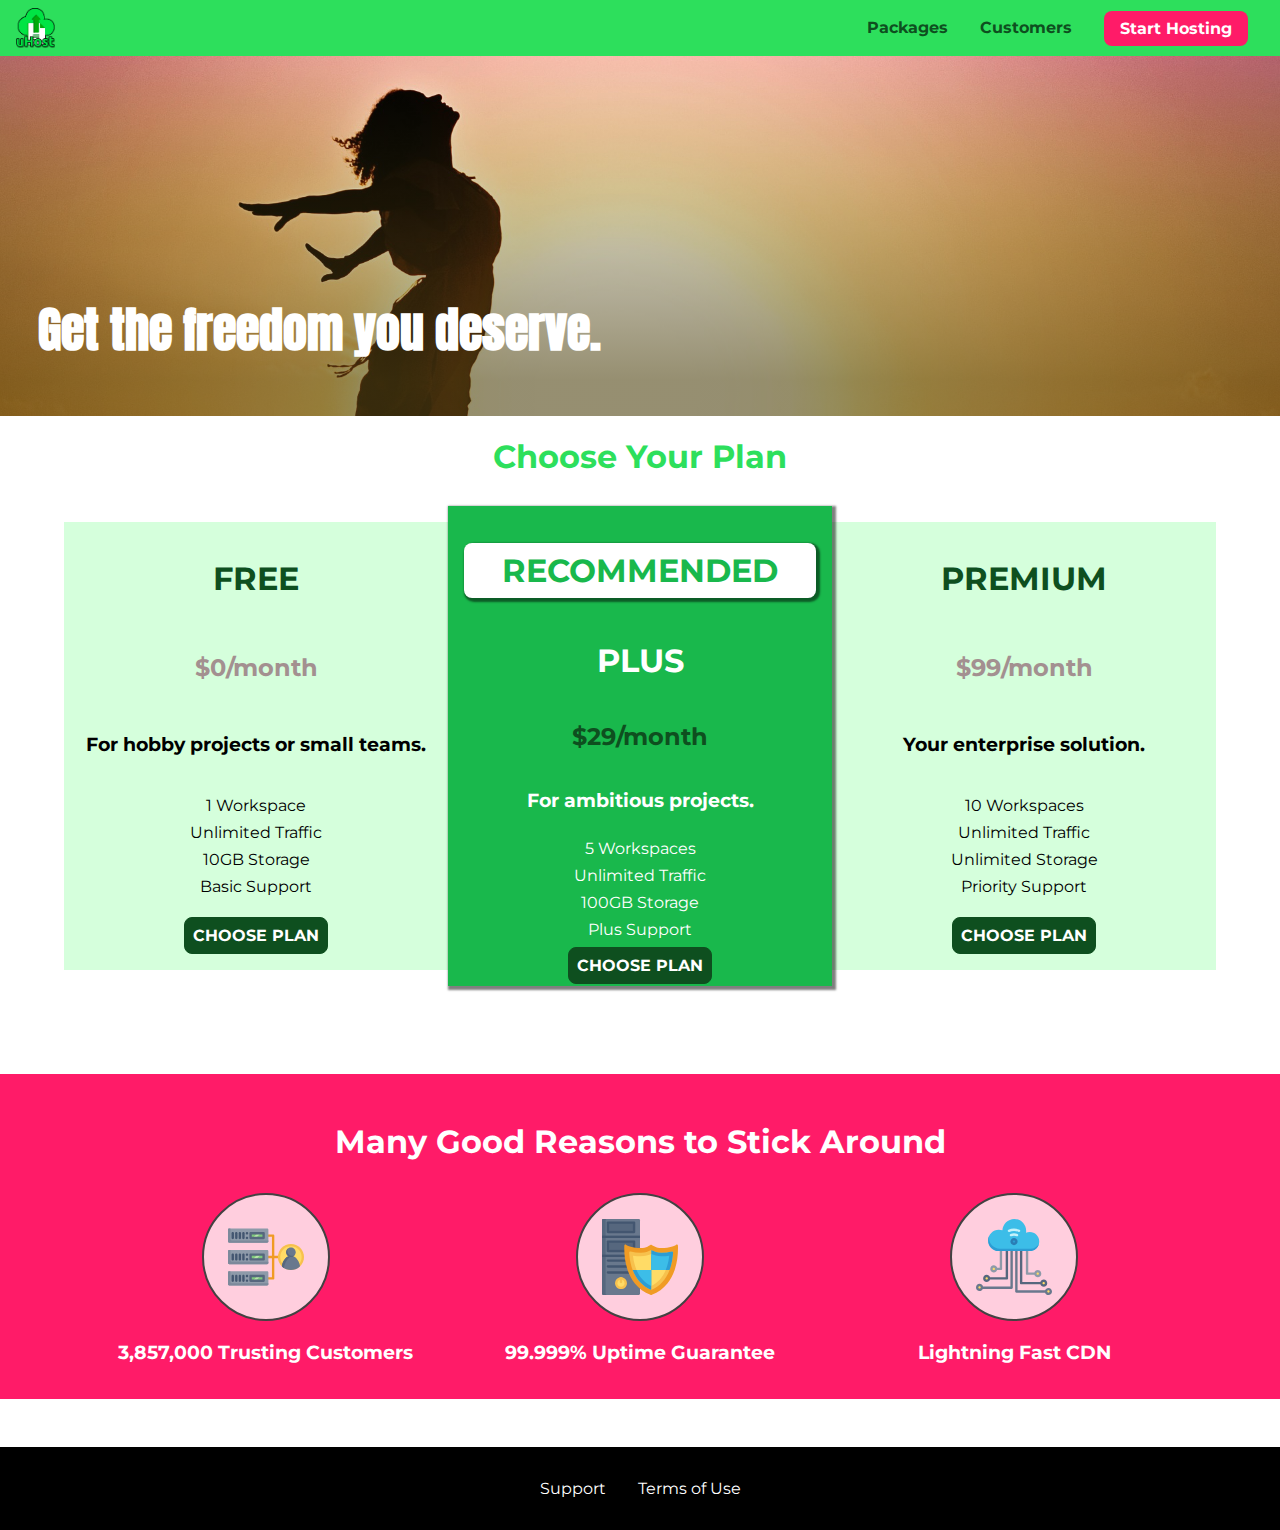
<file: index.html>
<!DOCTYPE html>
<html lang="en">

<head>
    <meta charset="UTF-8">
    <meta http-equiv="X-UA-Compatible" content="ie=edge">
    <meta name="viewport" content="width=device-width, initial-scale=1.0">
    <title>uHost</title>
    <link rel="shortcut icon" href="favicon.png">
    <link href="https://fonts.googleapis.com/css?family=Anton" rel="stylesheet">
    <link href="https://fonts.googleapis.com/css?family=Montserrat:400,700" rel="stylesheet">
    <link rel="stylesheet" href="shared.css">
    <link rel="stylesheet" href="main.css">    
</head>

<body>
    <div class="backdrop"></div>
    <div class="modal">
        <h1 class="modal__title">Do you want to continue?</h1>
        <div class="modal__actions">
            <a href="start-hosting/index.html" class="modal__action">Yes!</a>
            <button class="modal__action modal__action--negative" type="button">No!</button>
        </div>
    </div>
    <header class="main-header">
        <div>
            <button class="toggle-button">
                <span class="toggle-button__bar"></span>
                <span class="toggle-button__bar"></span>
                <span class="toggle-button__bar"></span>
            </button>
            <a href="index.html" class="main-header__brand">
                <img src="images/uhost-icon.png" alt="uHost - your favorite hosting company">
            </a>
        </div> 
        <nav class="main-nav">
            <ul class="main-nav__items">
                <li class="main-nav__item">
                    <a href="packages/index.html">Packages</a>
                </li>
                <li class="main-nav__item">
                    <a href="customers/index.html">Customers</a>
                </li>
                <li class="main-nav__item main-nav__item--cta">
                    <a href="start-hosting/index.html">Start Hosting</a>
                </li>
            </ul>
        </nav>
    </header>
    <nav class="mobile-nav">
        <ul class="mobile-nav__items">
            <li class="mobile-nav__item">
                <a href="packages/index.html">Packages</a>
            </li>
            <li class="mobile-nav__item">
                <a href="customers/index.html">Customers</a>
            </li>
            <li class="mobile-nav__item mobile-nav__item--cta">
                <a href="start-hosting/index.html">Start Hosting</a>
            </li>
        </ul>
    </nav>
    <main>
        <section id="product-overview">
            <h1>Get the freedom you deserve.</h1>
        </section>
        <section id="plans">
            <h1 class="section-title">Choose Your Plan</h1>
            <div class="plan__list">
                <article class="plan">
                    <h1 class="plan__title">FREE</h1>
                    <h2 class="plan__price">$0/month</h2>
                    <h3>For hobby projects or small teams.</h3>
                    <ul class="plan__features">
                        <li class="plan__feature">1 Workspace</li>
                        <li class="plan__feature">Unlimited Traffic</li>
                        <li class="plan__feature">10GB Storage</li>
                        <li class="plan__feature">Basic Support</li>
                    </ul>
                    <div>
                        <button class="button">CHOOSE PLAN</button>
                    </div>
                </article>
                <article class="plan plan--highlighted">
                    <h1 class="plan__annotation">RECOMMENDED</h1>
                    <h1 class="plan__title">PLUS</h1>
                    <h2 class="plan__price">$29/month</h2>
                    <h3>For ambitious projects.</h3>
                    <ul class="plan__features">
                        <li class="plan__feature">5 Workspaces</li>
                        <li class="plan__feature">Unlimited Traffic</li>
                        <li class="plan__feature">100GB Storage</li>
                        <li class="plan__feature">Plus Support</li>
                    </ul>
                    <div>
                        <button class="button">CHOOSE PLAN</button>
                    </div>
                </article>
                <article class="plan">
                    <h1 class="plan__title">PREMIUM</h1>
                    <h2 class="plan__price">$99/month</h2>
                    <h3>Your enterprise solution.</h3>
                    <ul class="plan__features">
                        <li class="plan__feature">10 Workspaces</li>
                        <li class="plan__feature">Unlimited Traffic</li>
                        <li class="plan__feature">Unlimited Storage</li>
                        <li class="plan__feature">Priority Support</li>
                    </ul>
                    <div>
                        <button class="button">CHOOSE PLAN</button>
                    </div>
                </article>
            </div>
        </section>
        <section id="key-features">
            <h1 class="section-title">Many Good Reasons to Stick Around</h1>
            <ul class="key-feature__list">
                <li class="key-feature">
                    <div class="key-feature__image">
                        <svg viewBox="0 0 512 512">
                            <path style="fill:#F09B24;" d="M344,248h-32V112c0-4.418-3.582-8-8-8h-40c-4.418,0-8,3.582-8,8s3.582,8,8,8h32v128h-32  c-4.418,0-8,3.582-8,8s3.582,8,8,8h32v128h-32c-4.418,0-8,3.582-8,8s3.582,8,8,8h40c4.418,0,8-3.582,8-8V264h32c4.418,0,8-3.582,8-8  S348.418,248,344,248z"
                            />
                            <path style="fill:#8E9AA9;" d="M264,64H8c-4.418,0-8,3.582-8,8v80c0,4.418,3.582,8,8,8h256c4.418,0,8-3.582,8-8V72  C272,67.582,268.418,64,264,64z"
                            />
                            <path style="fill:#7C899B;" d="M24,144c-4.418,0-8-3.582-8-8V64H8c-4.418,0-8,3.582-8,8v80c0,4.418,3.582,8,8,8h256  c4.418,0,8-3.582,8-8v-8H24z"
                            />
                            <rect x="152" y="96" style="fill:#B8E3A8;" width="88" height="32" />
                            <g>
                                <polygon style="fill:#7EC97D;" points="152,96 152,128 166,128 198,96  " />
                                <polygon style="fill:#7EC97D;" points="220,96 188,128 240,128 240,96  " />
                            </g>
                            <path style="fill:#56677E;" d="M240,136h-88c-4.418,0-8-3.582-8-8V96c0-4.418,3.582-8,8-8h88c4.418,0,8,3.582,8,8v32  C248,132.418,244.418,136,240,136z M160,120h72v-16h-72V120z"
                            />
                            <g>
                                <path style="fill:#435670;" d="M32,136c-4.418,0-8-3.582-8-8V96c0-4.418,3.582-8,8-8s8,3.582,8,8v32C40,132.418,36.418,136,32,136z   "
                                />
                                <path style="fill:#435670;" d="M56,136c-4.418,0-8-3.582-8-8V96c0-4.418,3.582-8,8-8s8,3.582,8,8v32C64,132.418,60.418,136,56,136z   "
                                />
                                <path style="fill:#435670;" d="M80,136c-4.418,0-8-3.582-8-8V96c0-4.418,3.582-8,8-8s8,3.582,8,8v32C88,132.418,84.418,136,80,136z   "
                                />
                                <path style="fill:#435670;" d="M104,136c-4.418,0-8-3.582-8-8V96c0-4.418,3.582-8,8-8s8,3.582,8,8v32   C112,132.418,108.418,136,104,136z"
                                />
                                <path style="fill:#435670;" d="M128,105c-4.418,0-8-3.582-8-8v-1c0-4.418,3.582-8,8-8s8,3.582,8,8v1   C136,101.418,132.418,105,128,105z"
                                />
                                <path style="fill:#435670;" d="M128,136c-4.418,0-8-3.582-8-8v-1c0-4.418,3.582-8,8-8s8,3.582,8,8v1   C136,132.418,132.418,136,128,136z"
                                />
                            </g>
                            <path style="fill:#8E9AA9;" d="M264,208H8c-4.418,0-8,3.582-8,8v80c0,4.418,3.582,8,8,8h256c4.418,0,8-3.582,8-8v-80  C272,211.582,268.418,208,264,208z"
                            />
                            <path style="fill:#7C899B;" d="M24,288c-4.418,0-8-3.582-8-8v-72H8c-4.418,0-8,3.582-8,8v80c0,4.418,3.582,8,8,8h256  c4.418,0,8-3.582,8-8v-8H24z"
                            />
                            <rect x="152" y="240" style="fill:#B8E3A8;" width="88" height="32" />
                            <g>
                                <polygon style="fill:#7EC97D;" points="152,240 152,272 166,272 198,240  " />
                                <polygon style="fill:#7EC97D;" points="220,240 188,272 240,272 240,240  " />
                            </g>
                            <path style="fill:#56677E;" d="M240,280h-88c-4.418,0-8-3.582-8-8v-32c0-4.418,3.582-8,8-8h88c4.418,0,8,3.582,8,8v32  C248,276.418,244.418,280,240,280z M160,264h72v-16h-72V264z"
                            />
                            <g>
                                <path style="fill:#435670;" d="M32,280c-4.418,0-8-3.582-8-8v-32c0-4.418,3.582-8,8-8s8,3.582,8,8v32C40,276.418,36.418,280,32,280   z"
                                />
                                <path style="fill:#435670;" d="M56,280c-4.418,0-8-3.582-8-8v-32c0-4.418,3.582-8,8-8s8,3.582,8,8v32C64,276.418,60.418,280,56,280   z"
                                />
                                <path style="fill:#435670;" d="M80,280c-4.418,0-8-3.582-8-8v-32c0-4.418,3.582-8,8-8s8,3.582,8,8v32C88,276.418,84.418,280,80,280   z"
                                />
                                <path style="fill:#435670;" d="M104,280c-4.418,0-8-3.582-8-8v-32c0-4.418,3.582-8,8-8s8,3.582,8,8v32   C112,276.418,108.418,280,104,280z"
                                />
                                <path style="fill:#435670;" d="M128,249c-4.418,0-8-3.582-8-8v-1c0-4.418,3.582-8,8-8s8,3.582,8,8v1   C136,245.418,132.418,249,128,249z"
                                />
                                <path style="fill:#435670;" d="M128,280c-4.418,0-8-3.582-8-8v-1c0-4.418,3.582-8,8-8s8,3.582,8,8v1   C136,276.418,132.418,280,128,280z"
                                />
                            </g>
                            <path style="fill:#8E9AA9;" d="M264,352H8c-4.418,0-8,3.582-8,8v80c0,4.418,3.582,8,8,8h256c4.418,0,8-3.582,8-8v-80  C272,355.582,268.418,352,264,352z"
                            />
                            <path style="fill:#7C899B;" d="M24,432c-4.418,0-8-3.582-8-8v-72H8c-4.418,0-8,3.582-8,8v80c0,4.418,3.582,8,8,8h256  c4.418,0,8-3.582,8-8v-8H24z"
                            />
                            <rect x="152" y="384" style="fill:#B8E3A8;" width="88" height="32" />
                            <g>
                                <polygon style="fill:#7EC97D;" points="152,384 152,416 166,416 198,384  " />
                                <polygon style="fill:#7EC97D;" points="220,384 188,416 240,416 240,384  " />
                            </g>
                            <path style="fill:#56677E;" d="M240,424h-88c-4.418,0-8-3.582-8-8v-32c0-4.418,3.582-8,8-8h88c4.418,0,8,3.582,8,8v32  C248,420.418,244.418,424,240,424z M160,408h72v-16h-72V408z"
                            />
                            <g>
                                <path style="fill:#435670;" d="M32,424c-4.418,0-8-3.582-8-8v-32c0-4.418,3.582-8,8-8s8,3.582,8,8v32C40,420.418,36.418,424,32,424   z"
                                />
                                <path style="fill:#435670;" d="M56,424c-4.418,0-8-3.582-8-8v-32c0-4.418,3.582-8,8-8s8,3.582,8,8v32C64,420.418,60.418,424,56,424   z"
                                />
                                <path style="fill:#435670;" d="M80,424c-4.418,0-8-3.582-8-8v-32c0-4.418,3.582-8,8-8s8,3.582,8,8v32C88,420.418,84.418,424,80,424   z"
                                />
                                <path style="fill:#435670;" d="M104,424c-4.418,0-8-3.582-8-8v-32c0-4.418,3.582-8,8-8s8,3.582,8,8v32   C112,420.418,108.418,424,104,424z"
                                />
                                <path style="fill:#435670;" d="M128,393c-4.418,0-8-3.582-8-8v-1c0-4.418,3.582-8,8-8s8,3.582,8,8v1   C136,389.418,132.418,393,128,393z"
                                />
                                <path style="fill:#435670;" d="M128,424c-4.418,0-8-3.582-8-8v-1c0-4.418,3.582-8,8-8s8,3.582,8,8v1   C136,420.418,132.418,424,128,424z"
                                />
                            </g>
                            <path style="fill:#F7C14D;" d="M424,168c-48.523,0-88,39.477-88,88s39.477,88,88,88s88-39.477,88-88S472.523,168,424,168z" />
                            <path style="fill:#FFDB66;" d="M424,184c-39.701,0-72,32.299-72,72s32.299,72,72,72s72-32.299,72-72S463.701,184,424,184z" />
                            <path style="fill:#69788D;" d="M484.893,314.16C476.393,274.588,451.922,248,424,248s-52.393,26.588-60.893,66.16  c-0.605,2.82,0.354,5.749,2.511,7.664C381.731,336.124,402.465,344,424,344s42.269-7.876,58.381-22.176  C484.539,319.909,485.498,316.98,484.893,314.16z"
                            />
                            <path style="fill:#56677E;" d="M434.053,249.171C430.768,248.403,427.411,248,424,248c-27.922,0-52.393,26.588-60.893,66.16  c-0.605,2.82,0.354,5.749,2.511,7.664c3.383,3.002,6.979,5.703,10.734,8.125C384.904,286.243,407.373,255.378,434.053,249.171z"
                            />
                            <path style="fill:#69788D;" d="M424,192c-17.645,0-32,14.355-32,32s14.355,32,32,32s32-14.355,32-32S441.645,192,424,192z" />
                            <path style="fill:#56677E;" d="M432,248c-17.645,0-32-14.355-32-32c0-6.783,2.128-13.076,5.742-18.258  C397.444,203.53,392,213.138,392,224c0,17.645,14.355,32,32,32c10.862,0,20.471-5.444,26.258-13.742  C445.076,245.872,438.783,248,432,248z"
                            />

                        </svg>
  
                    </div>
                    <p class="key-feature__description">3,857,000 Trusting Customers</p>
                </li>
                <li class="key-feature">
                    <div class="key-feature__image">
                        <svg viewBox="0 0 512 512">
                            <path style="fill:#69788D;" d="M248,0H8C3.582,0,0,3.582,0,8v496c0,4.418,3.582,8,8,8h240c4.418,0,8-3.582,8-8V8  C256,3.582,252.418,0,248,0z"
                            />
                            <path style="fill:#56677E;" d="M24,504V8c0-4.418,3.582-8,8-8H8C3.582,0,0,3.582,0,8v496c0,4.418,3.582,8,8,8h24  C27.582,512,24,508.418,24,504z"
                            />
                            <g>
                                <rect x="0" y="112" style="fill:#435670;" width="256" height="16" />
                                <rect x="0" y="240" style="fill:#435670;" width="256" height="16" />
                            </g>
                            <path style="fill:#F7C14D;" d="M128,392c-22.056,0-40,17.944-40,40s17.944,40,40,40s40-17.944,40-40S150.056,392,128,392z" />
                            <path style="fill:#FFDB66;" d="M128,408c-13.233,0-24,10.767-24,24s10.767,24,24,24s24-10.767,24-24S141.233,408,128,408z" />
                            <path style="fill:#F7C14D;" d="M128,392c-2.739,0-5.414,0.278-8,0.805V424c0,4.418,3.582,8,8,8c4.418,0,8-3.582,8-8v-31.195  C133.414,392.278,130.739,392,128,392z"
                            />
                            <g>
                                <path style="fill:#435670;" d="M216,288H40c-4.418,0-8-3.582-8-8s3.582-8,8-8h176c4.418,0,8,3.582,8,8S220.418,288,216,288z"
                                />
                                <path style="fill:#435670;" d="M216,328H40c-4.418,0-8-3.582-8-8s3.582-8,8-8h176c4.418,0,8,3.582,8,8S220.418,328,216,328z"
                                />
                                <path style="fill:#435670;" d="M216,368H40c-4.418,0-8-3.582-8-8s3.582-8,8-8h176c4.418,0,8,3.582,8,8S220.418,368,216,368z"
                                />
                                <path style="fill:#435670;" d="M216,16H40c-4.418,0-8,3.582-8,8v64c0,4.418,3.582,8,8,8h176c4.418,0,8-3.582,8-8V24   C224,19.582,220.418,16,216,16z"
                                />
                            </g>
                            <rect x="48" y="32" style="fill:#56677E;" width="160" height="48" />
                            <path style="fill:#435670;" d="M216,144H40c-4.418,0-8,3.582-8,8v64c0,4.418,3.582,8,8,8h176c4.418,0,8-3.582,8-8v-64  C224,147.582,220.418,144,216,144z"
                            />
                            <rect x="48" y="160" style="fill:#56677E;" width="160" height="48" />
                            <path style="fill:#F09B24;" d="M511.747,180.237c-0.194-6.537-8.107-10.107-13.135-5.894c-5.6,4.693-42.904,21.282-98.514,21.282  c-33.45,0-64.625-20.999-64.929-21.206c-2.9-1.991-6.764-1.85-9.512,0.346c-2.677,2.135-27.201,20.86-63.793,20.86  c-55.607,0-92.914-16.589-98.515-21.282c-5.028-4.211-12.941-0.645-13.135,5.894c-1.634,54.834,4.655,105.941,18.693,151.903  c12.096,39.604,29.759,74.047,52.497,102.373c27.538,34.304,62.743,59.882,104.66,76.045c3.069,1.918,6.757,1.921,9.83,0  c41.917-16.163,77.122-41.741,104.66-76.045c22.738-28.326,40.401-62.77,52.497-102.373  C507.092,286.179,513.381,235.071,511.747,180.237z"
                            />
                            <path style="fill:#F7C14D;" d="M476.21,221.226c-1.953-1.631-4.568-2.235-7.036-1.628c-21.686,5.327-44.926,8.028-69.075,8.028  c-25.926,0-49.633-8.975-64.955-16.504c-2.307-1.134-5.016-1.091-7.284,0.116c-14.059,7.477-36.919,16.388-65.994,16.388  c-24.153,0-47.394-2.701-69.075-8.028c-5.155-1.268-10.221,2.966-9.894,8.261c2.077,33.693,7.668,65.635,16.616,94.935  c22.774,74.565,66.139,126.334,128.888,153.868c2.032,0.891,4.397,0.891,6.43,0c61.777-27.107,104.716-78.876,127.62-153.868  c8.948-29.3,14.539-61.241,16.616-94.935C479.224,225.319,478.163,222.856,476.21,221.226z"
                            />
                            <path style="fill:#FFDB66;" d="M331.609,451.727c-52.604-25.289-89.304-70.987-109.144-135.944  c-6.532-21.39-11.162-44.336-13.82-68.447c17.133,2.852,34.952,4.291,53.22,4.291c29.394,0,53.376-7.793,69.978-15.561  c17.44,7.736,41.656,15.561,68.256,15.561c18.267,0,36.085-1.439,53.219-4.291c-2.659,24.112-7.288,47.06-13.82,68.448  C419.545,381.108,383.27,426.805,331.609,451.727z"
                            />
                            <g>
                                <path style="fill:#2C9DD4;" d="M479.066,227.858c0.157-2.539-0.903-5.002-2.856-6.633s-4.568-2.235-7.036-1.628   c-21.686,5.327-44.926,8.028-69.075,8.028c-25.926,0-49.633-8.975-64.955-16.504c-1.057-0.52-2.2-0.78-3.345-0.806l-0.072,133.351   h123.601c2.556-6.746,4.933-13.702,7.123-20.874C471.398,293.493,476.989,261.552,479.066,227.858z"
                                />
                                <path style="fill:#2C9DD4;" d="M206.658,343.667c24.153,63.42,65.028,108.108,121.743,132.995c1.031,0.452,2.147,0.673,3.263,0.666   l0.063-133.661H206.658z"
                                />
                            </g>
                            <g>
                                <path style="fill:#3CBDE8;" d="M439.497,315.783c6.532-21.389,11.161-44.336,13.82-68.448c-17.134,2.852-34.952,4.291-53.219,4.291   c-26.6,0-50.815-7.824-68.256-15.561l-0.116,107.601h97.758C433.179,334.807,436.524,325.518,439.497,315.783z"
                                />
                                <path style="fill:#3CBDE8;" d="M232.523,343.667c21.144,50.298,54.363,86.56,99.087,108.06l0.117-108.06H232.523z" />
                            </g>
                        </svg>
  
                    </div>
                    <p class="key-feature__description">99.999% Uptime Guarantee</p>
                </li>
                <li class="key-feature">
                    <div class="key-feature__image">
                        <svg viewBox="0 0 512 512">
                            <path style="fill:#8E9AA9;" d="M168,200c-4.418,0-8,3.582-8,8v120h-17.376c-3.302-9.311-12.194-16-22.624-16  c-13.234,0-24,10.767-24,24s10.766,24,24,24c10.429,0,19.321-6.689,22.624-16H168c4.418,0,8-3.582,8-8V208  C176,203.582,172.418,200,168,200z"
                            />
                            <path style="fill:#FFDB66;" d="M120,328c-4.411,0-8,3.589-8,8s3.589,8,8,8s8-3.589,8-8S124.411,328,120,328z" />
                            <path style="fill:#56677E;" d="M208,200c-4.418,0-8,3.582-8,8v184H94.624C91.322,382.689,82.43,376,72,376  c-13.234,0-24,10.767-24,24s10.766,24,24,24c10.429,0,19.321-6.689,22.624-16H208c4.418,0,8-3.582,8-8V208  C216,203.582,212.418,200,208,200z"
                            />
                            <path style="fill:#FFDB66;" d="M72,392c-4.411,0-8,3.589-8,8s3.589,8,8,8s8-3.589,8-8S76.411,392,72,392z" />
                            <path style="fill:#69788D;" d="M240,208c-4.418,0-8,3.582-8,8v239H47.24c-2.671-10.34-12.078-18-23.24-18c-13.234,0-24,10.767-24,24  s10.766,24,24,24c9.666,0,18.009-5.747,21.809-14H240c4.418,0,8-3.582,8-8V216C248,211.582,244.418,208,240,208z"
                            />
                            <path style="fill:#FFDB66;" d="M24,453c-4.411,0-8,3.589-8,8s3.589,8,8,8s8-3.589,8-8S28.411,453,24,453z" />
                            <path style="fill:#69788D;" d="M488,464c-10.429,0-19.321,6.689-22.624,16H280V208c0-4.418-3.582-8-8-8s-8,3.582-8,8v280  c0,4.418,3.582,8,8,8h193.376c3.302,9.311,12.194,16,22.624,16c13.234,0,24-10.767,24-24S501.234,464,488,464z"
                            />
                            <path style="fill:#FFDB66;" d="M488,480c-4.411,0-8,3.589-8,8s3.589,8,8,8s8-3.589,8-8S492.411,480,488,480z" />
                            <path style="fill:#56677E;" d="M456,408c-10.429,0-19.321,6.689-22.624,16H312V208c0-4.418-3.582-8-8-8s-8,3.582-8,8v224  c0,4.418,3.582,8,8,8h129.376c3.302,9.311,12.194,16,22.624,16c13.234,0,24-10.767,24-24S469.234,408,456,408z"
                            />
                            <path style="fill:#FFDB66;" d="M456,424c-4.411,0-8,3.589-8,8s3.589,8,8,8s8-3.589,8-8S460.411,424,456,424z" />
                            <path style="fill:#8E9AA9;" d="M416,344c-10.429,0-19.321,6.689-22.624,16H352V208c0-4.418-3.582-8-8-8s-8,3.582-8,8v160  c0,4.418,3.582,8,8,8h49.376c3.302,9.311,12.194,16,22.624,16c13.234,0,24-10.767,24-24S429.234,344,416,344z"
                            />
                            <path style="fill:#FFDB66;" d="M416,360c-4.411,0-8,3.589-8,8s3.589,8,8,8s8-3.589,8-8S420.411,360,416,360z" />
                            <path style="fill:#3CBDE8;" d="M362,88c-8.741,0-17.231,1.751-25.06,5.085C337.646,88.797,338,84.43,338,80  c0-44.112-35.888-80-80-80c-42.823,0-77.895,33.816-79.909,76.149C170.393,73.415,162.244,72,154,72c-39.701,0-72,32.299-72,72  s32.299,72,72,72h208c35.29,0,64-28.71,64-64S397.29,88,362,88z"
                            />
                            <path style="fill:#2C9DD4;" d="M368,200H160c-39.701,0-72-32.299-72-72c0-5.863,0.721-11.559,2.05-17.019  C84.918,120.88,82,132.102,82,144c0,39.701,32.299,72,72,72h208c30.389,0,55.88-21.296,62.379-49.743  C413.565,186.327,392.352,200,368,200z"
                            />
                            <path style="fill:#2A7DB5;" d="M256,128c-13.234,0-24,10.767-24,24s10.766,24,24,24c13.233,0,24-10.767,24-24S269.233,128,256,128z"
                            />
                            <path style="fill:#2C9DD4;" d="M256,144c-4.411,0-8,3.589-8,8s3.589,8,8,8c4.411,0,8-3.589,8-8S260.411,144,256,144z" />
                            <g>
                                <path style="fill:#C5F1FA;" d="M221.755,87.695c-2.994,0-5.864-1.688-7.233-4.572c-1.894-3.991-0.194-8.763,3.798-10.657   C230.157,66.849,242.834,64,256,64c13.166,0,25.844,2.849,37.68,8.466c3.992,1.895,5.692,6.666,3.798,10.657   s-6.666,5.692-10.657,3.798C277.144,82.328,266.774,80,256,80c-10.774,0-21.144,2.328-30.821,6.921   C224.072,87.446,222.904,87.695,221.755,87.695z"
                                />
                                <path style="fill:#C5F1FA;" d="M276.545,116.618c-1.148,0-2.316-0.249-3.424-0.774C267.745,113.293,261.985,112,256,112   c-5.985,0-11.745,1.293-17.121,3.844c-3.991,1.895-8.763,0.192-10.657-3.798c-1.894-3.992-0.193-8.764,3.798-10.657   C239.557,97.813,247.625,96,256,96c8.376,0,16.444,1.813,23.98,5.389c3.991,1.894,5.692,6.665,3.798,10.657   C282.41,114.93,279.539,116.618,276.545,116.618z"
                                />
                            </g>

                        </svg>
                    </div>
                    <p class="key-feature__description">Lightning Fast CDN</p>
                </li>
            </ul>
        </section>
    </main>
    <footer class="main-footer">
        <nav>
            <ul class="main-footer__links">
                <li class="main-footer__link">
                    <a href="#">Support</a>
                </li>
                <li class="main-footer__link">
                    <a href="#">Terms of Use</a>
                </li>
            </ul>
        </nav>
    </footer>
    <script src="shared.js"></script>
</body>

</html>
</file>
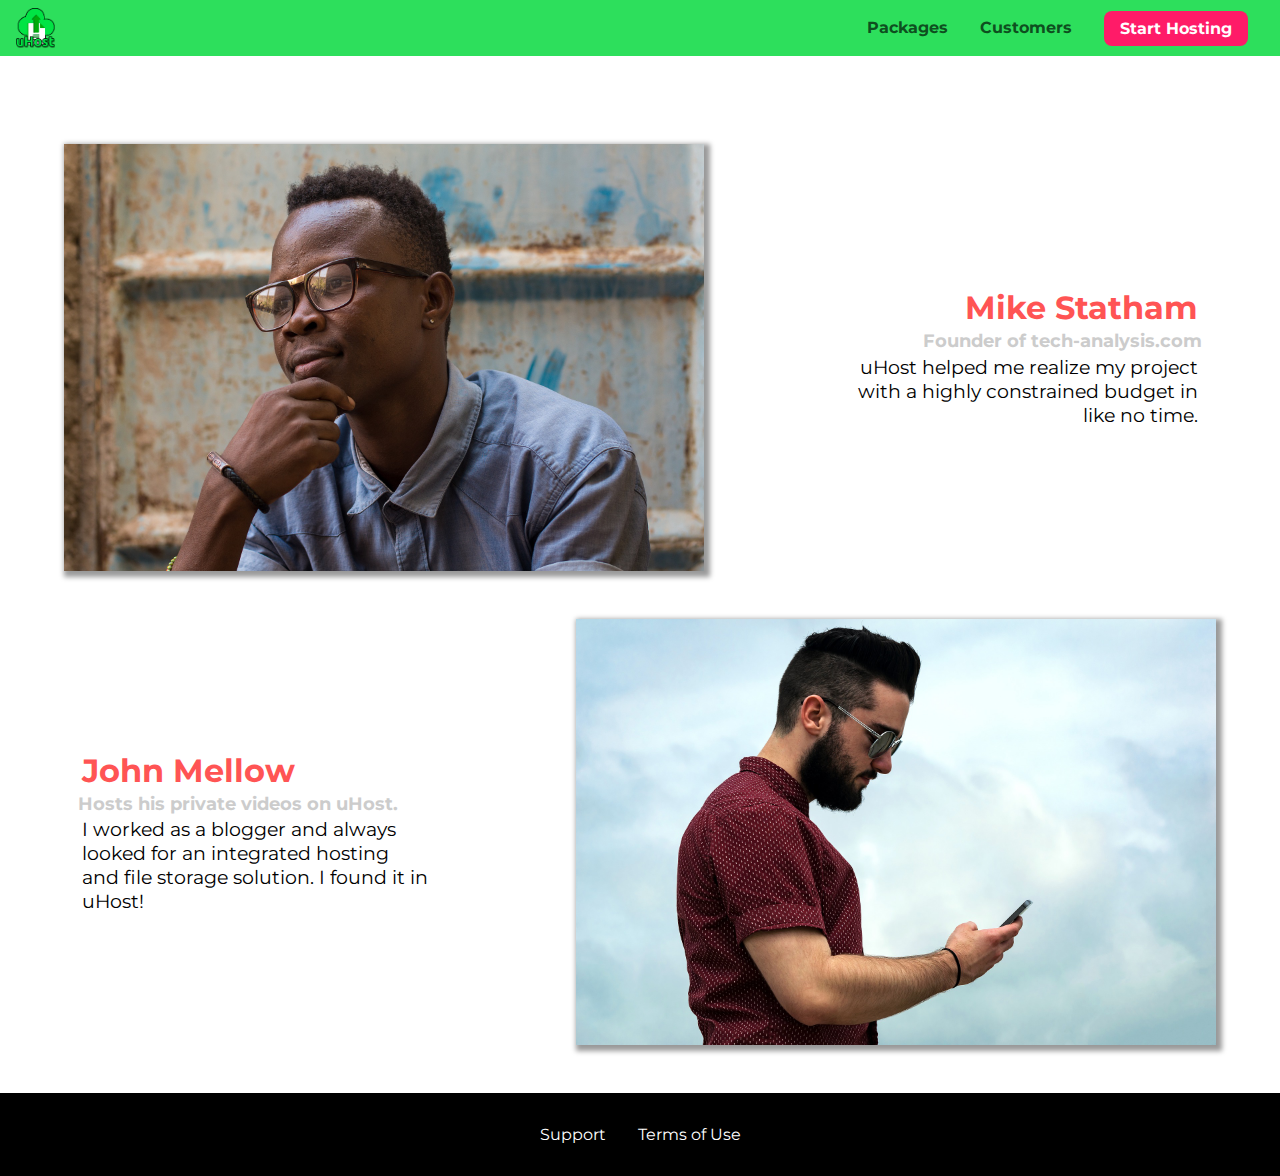
<file: customers/index.html>
<!DOCTYPE html>
<html lang="en">

<head>
    <meta charset="UTF-8">
    <meta name="viewport" content="width=device-width, initial-scale=1.0">
    <meta http-equiv="X-UA-Compatible" content="ie=edge">
    <title>uHost Customers</title>
    <link rel="shortcut icon" href="../favicon.png">
    <link href="https://fonts.googleapis.com/css?family=Anton|Montserrat:400,700" rel="stylesheet">
    <link rel="stylesheet" href="../shared.css">
    <link rel="stylesheet" href="customers.css">
</head>

<body>
    <div class="backdrop"></div>
    <header class="main-header">
        <div>
            <button class="toggle-button">
                <span class="toggle-button__bar"></span>
                <span class="toggle-button__bar"></span>
                <span class="toggle-button__bar"></span>
            </button> 
            <a href="../index.html" class="main-header__brand">
                <img src="../images/uhost-icon.png" alt="uHost - Your favorite hosting company">
            </a>
        </div>
        <nav class="main-nav">
            <ul class="main-nav__items">
                <li class="main-nav__item">
                    <a href="../packages/index.html">Packages</a>
                </li>
                <li class="main-nav__item">
                    <a href="index.html">Customers</a>
                </li>
                <li class="main-nav__item main-nav__item--cta">
                    <a href="start-hosting/index.html">Start Hosting</a>
                </li>
            </ul>
        </nav>
    </header>
    <nav class="mobile-nav">
        <ul class="mobile-nav__items">
            <li class="mobile-nav__item">
                <a href="../packages/index.html">Packages</a>
            </li>
            <li class="mobile-nav__item">
                <a href="index.html">Customers</a>
            </li>
            <li class="mobile-nav__item mobile-nav__item--cta">
                <a href="../start-hosting/index.html">Start Hosting</a>
            </li>
        </ul>
    </nav>
    <main>
        <div>
            <div class="testimonial" id="customer-1">
                <div class="testimonial__image-container">
                    <img src="../images/customer-1.jpg" alt="Mike Statham - Customer" class="testimonial__image">
                </div>
                <div class="testimonial__info">
                    <h1 class="testimonial__name">Mike Statham</h1>
                    <h2 class="testimonial__subtitle">Founder of
                        <a href="tech-analysis.com">tech-analysis.com</a>
                    </h2>
                    <p class="testimonial__text">uHost helped me realize my project with a highly constrained budget in like no time.</p>
                </div>
            </div>
            <div class="testimonial" id="customer-2">

                <div class="testimonial__info">
                    <h1 class="testimonial__name">John Mellow</h1>
                    <h2 class="testimonial__subtitle">Hosts his private videos on uHost.
                    </h2>
                    <p class="testimonial__text">I worked as a blogger and always looked for an integrated hosting and file storage solution. I found
                        it in uHost!
                    </p>
                </div>
                <div class="testimonial__image-container">
                    <img src="../images/customer-2.jpg" alt="John Mellow - Customer" class="testimonial__image">
                </div>
            </div>
        </div>
    </main>
    <footer class="main-footer">
        <nav>
            <ul class="main-footer__links">
                <li class="main-footer__link">
                    <a href="#">Support</a>
                </li>
                <li class="main-footer__link">
                    <a href="#">Terms of Use</a>
                </li>
            </ul>
        </nav>
    </footer>
    <script src="../shared.js"></script>
</body>

</html>
</file>
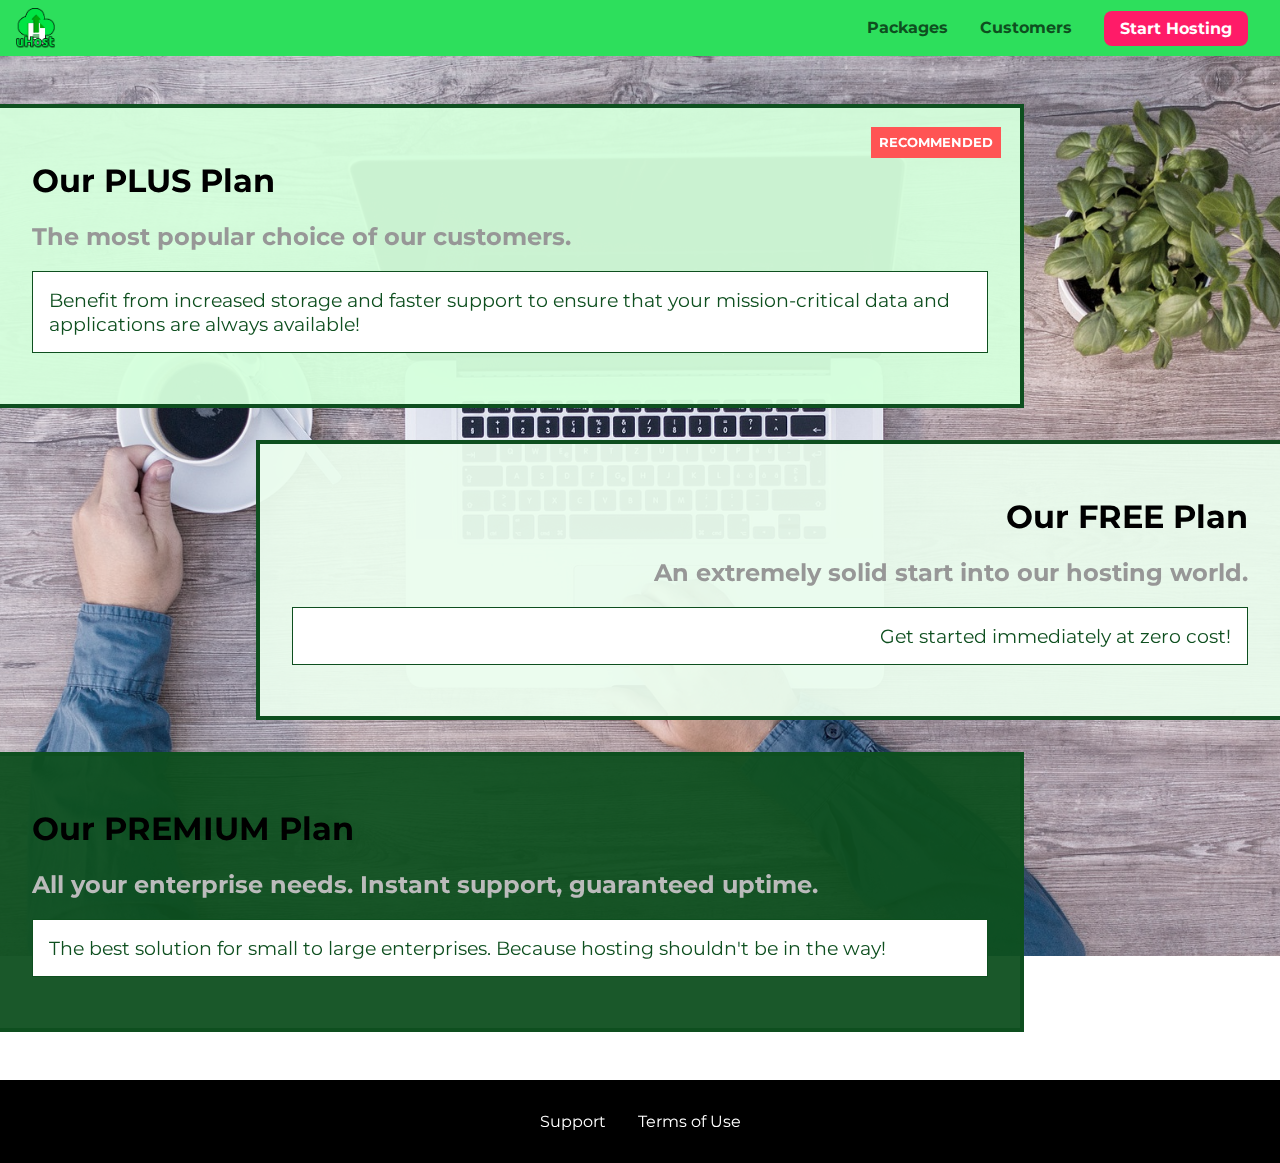
<file: packages/index.html>
<!DOCTYPE html>
<html lang="en">

<head>
    <meta charset="UTF-8">
    <meta http-equiv="X-UA-Compatible" content="ie=edge">
    <meta name="viewport" content="width=device-width, initial-scale=1.0">
    <title>uHost</title>
    <link rel="shortcut icon" href="../favicon.png">
    <link href="https://fonts.googleapis.com/css?family=Montserrat:400,700" rel="stylesheet">
    <link rel="stylesheet" href="../shared.css">
    <link rel="stylesheet" href="packages.css">
</head>

<body>
    <div class="backdrop"></div>
    <div class="background"></div>
    <header class="main-header">
        <div>
            <button class="toggle-button">
                <span class="toggle-button__bar"></span>
                <span class="toggle-button__bar"></span>
                <span class="toggle-button__bar"></span>
            </button>
            <a href="../index.html" class="main-header__brand">
                <img src="../images/uhost-icon.png" alt="uHost - your favorite hosting company">
            </a>
        </div>
        <nav class="main-nav">
            <ul class="main-nav__items">
                <li class="main-nav__item">
                    <a href="index.html">Packages</a>
                </li>
                <li class="main-nav__item">
                    <a href="../customers/index.html">Customers</a>
                </li>
                <li class="main-nav__item main-nav__item--cta">
                    <a href="../start-hosting/index.html">Start Hosting</a>
                </li>
            </ul>
        </nav>
    </header>
    <nav class="mobile-nav">
        <ul class="mobile-nav__items">
            <li class="mobile-nav__item">
                <a href="index.html">Packages</a>
            </li>
            <li class="mobile-nav__item">
                <a href="../customers/index.html">Customers</a>
            </li>
            <li class="mobile-nav__item mobile-nav__item--cta">
                <a href="../start-hosting/index.html">Start Hosting</a>
            </li>
        </ul>
    </nav>
    <main>
        <section class="package" id="plus">
            <a class="package__link" href="#">
                <h1 class="package__title">Our PLUS Plan</h1>
                <h2 class="package__badge">RECOMMENDED</h2>
                <h2 class="package__subtitle">The most popular choice of our customers.</h2>
                <p class="package__info">Benefit from increased storage and faster support to ensure that your mission-critical data and applications
                    are always available!</p>
            </a>
        </section>
        <section class="package"  id="free">
            <a class="package__link" href="#">
                <h1 class="package__title">Our FREE Plan</h1>
                <h2 class="package__subtitle">An extremely solid start into our hosting world.</h2>
                <p class="package__info">Get started immediately at zero cost!</p>
            </a>
        </section>
        <div class="clear-fix"></div>
        <section class="package"  id="premium">
            <a class="package__link" href="#">
                <h1 class="package__title">Our PREMIUM Plan</h1>
                <h2 class="package__subtitle">All your enterprise needs. Instant support, guaranteed uptime. </h2>
                <p class="package__info">The best solution for small to large enterprises. Because hosting shouldn't be in the way!</p>
            </a>
        </section>
    </main>
    <footer class="main-footer">
        <nav>
            <ul class="main-footer__links">
                <li class="main-footer__link">
                    <a href="#">Support</a>
                </li>
                <li class="main-footer__link">
                    <a href="#">Terms of Use</a>
                </li>
            </ul>
        </nav>
    </footer>
    <script src="../shared.js"></script>
</body>

</html>
</file>
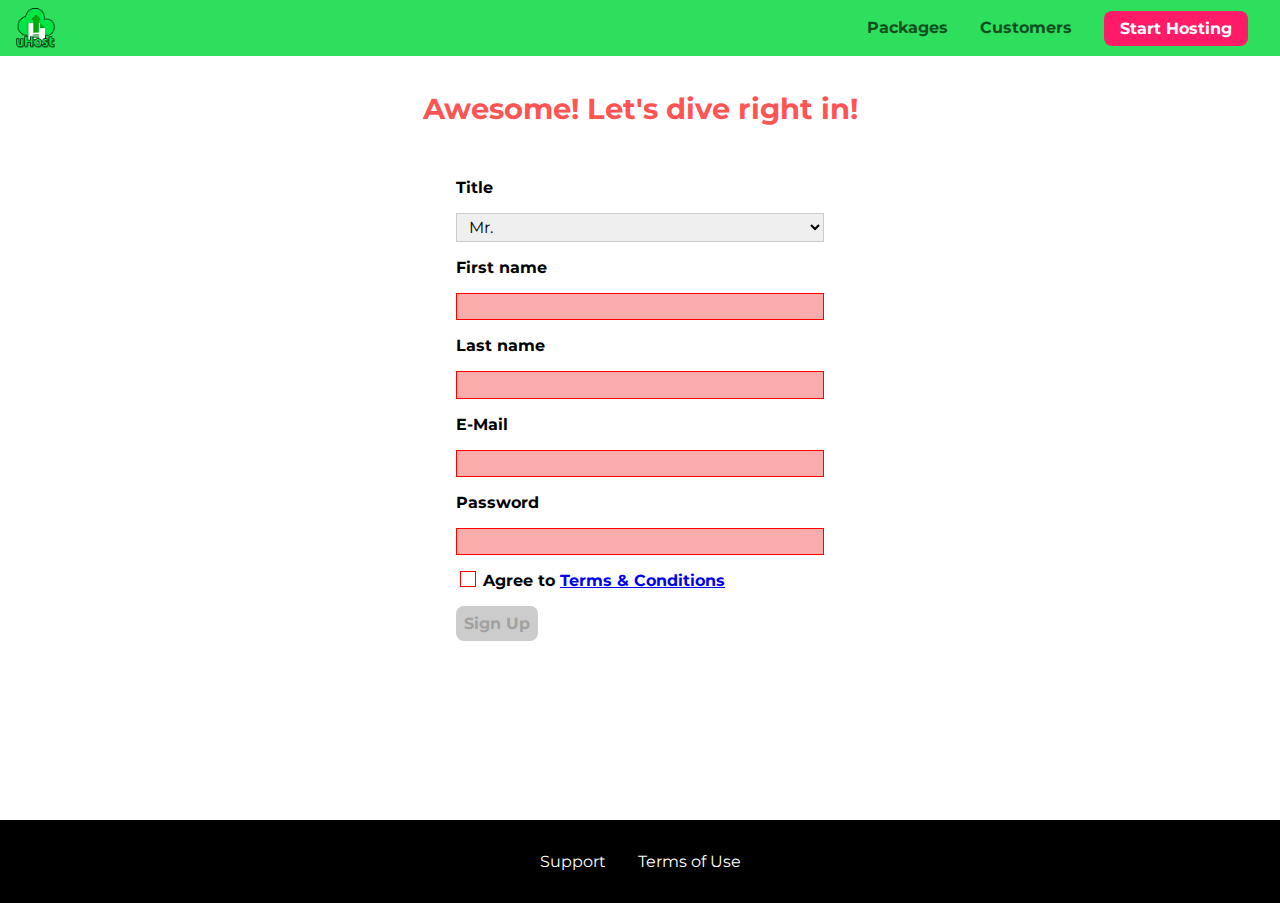
<file: start-hosting/index.html>
<!DOCTYPE html>
<html lang="en">

<head>
    <meta charset="UTF-8">
    <meta name="viewport" content="width=device-width, initial-scale=1.0">
    <meta http-equiv="X-UA-Compatible" content="ie=edge">
    <title>uHost Signup</title>
    <link rel="shortcut icon" href="../favicon.png">
    <link href="https://fonts.googleapis.com/css?family=Anton|Montserrat:400,700" rel="stylesheet">
    <link rel="stylesheet" href="../shared.css">
    <link rel="stylesheet" href="start-hosting.css">
</head>

<body>
    <div class="backdrop"></div>
    <header class="main-header">
        <div>
            <button class="toggle-button">
                <span class="toggle-button__bar"></span>
                <span class="toggle-button__bar"></span>
                <span class="toggle-button__bar"></span>
            </button>
            <a href="../index.html" class="main-header__brand">
                <img src="../images/uhost-icon.png" alt="uHost - Your favorite hosting company">
            </a>
        </div>
        <nav class="main-nav">
            <ul class="main-nav__items">
                <li class="main-nav__item">
                    <a href="../packages/index.html">Packages</a>
                </li>
                <li class="main-nav__item">
                    <a href="../customers/index.html">Customers</a>
                </li>
                <li class="main-nav__item main-nav__item--cta">
                    <a href="index.html">Start Hosting</a>
                </li>
            </ul>
        </nav>
    </header>
    <nav class="mobile-nav">
        <ul class="mobile-nav__items">
            <li class="mobile-nav__item">
                <a href="../packages/index.html">Packages</a>
            </li>
            <li class="mobile-nav__item">
                <a href="../customers/index.html">Customers</a>
            </li>
            <li class="mobile-nav__item mobile-nav__item--cta">
                <a href="index.html">Start Hosting</a>
            </li>
        </ul>
    </nav>
    <main class="signup-page">
        <h1 class="signup-title">Awesome! Let's dive right in!</h1>
        <form action="index.html" class="signup-form">
            <label for="title">Title</label>
            <select id="title">
                <option value="mr">Mr.</option>
                <option value="ms">Ms.</option>
            </select>
            <label for="first-name">First name</label>
            <input type="text" id="first-name" required>
            <label for="last-name">Last name</label>
            <input type="text" id="last-name" required>
            <label for="email">E-Mail</label>
            <input type="email" id="email" required>
            <label for="password">Password</label>
            <input type="password" id="password" required>
            <input type="checkbox" id="agree-terms" required>
            <label for="agree-terms">Agree to
                <a href="#">Terms &amp; Conditions</a>
            </label>
            <button type="submit" class="button" disabled>Sign Up</button>
        </form>
    </main>
    <footer class="main-footer">
        <nav>
            <ul class="main-footer__links">
                <li class="main-footer__link">
                    <a href="#">Support</a>
                </li>
                <li class="main-footer__link">
                    <a href="#">Terms of Use</a>
                </li>
            </ul>
        </nav>
    </footer>
    <script src="../shared.js"></script>
</body>

</html>
</file>
<file: shared.css>
* {
    box-sizing: border-box;
  }
  
  body {
    font-family: "Montserrat", sans-serif;
    margin: 0;
  }

  main {
    min-height: calc(100vh - 3.5rem - 8rem);
    margin-top: 3.5rem;
  }
  
  .backdrop {
    position: fixed;
    display: none;
    top: 0;
    left: 0;
    z-index: 100;
    width: 100vw;
    height: 100vh;
    background: rgba(0, 0, 0, 0.5);
  }
  
  .main-header {
    width: 100%;
    position: fixed;
    top: 0;
    left: 0;
    background: #2ddf5c;
    padding: 0.5rem 1rem;
    z-index: 60;
    display: flex;
    align-items: center;
    justify-content: space-between;
  }
  
  .toggle-button {
    width: 3rem;
    background: transparent;
    border: none;
    cursor: pointer;
    padding-top: 0;
    padding-bottom: 0;   
    vertical-align: middle;
  }
  
  .toggle-button:focus {
    outline: none;
  }
  
  .toggle-button__bar {
    width: 100%;
    height: 0.2rem;
    background: black;
    display: block;
    margin: 0.6rem 0;
  }
  
  .main-header__brand {
    color: #0e4f1f;
    text-decoration: none;
    font-weight: bold;    
    /* width: 20px; */
  }
  
  .main-header__brand img {
    height: 2.5rem;
    vertical-align: middle;
    /* width: 100%; */
  }
  
  .main-nav {
    display: none;
  }
  
  .main-nav__items { 
    margin: 0;
    padding: 0;
    list-style: none;
    display: flex;
  }
  
  .main-nav__item {
    margin: 0 1rem;
  }
  
  .main-nav__item a,
  .mobile-nav__item a {
    text-decoration: none;
    color: #0e4f1f;
    font-weight: bold;
    padding: 0.2rem 0;
  }
  
  .main-nav__item a:hover,
  .main-nav__item a:active {
    color: white;
    border-bottom: 5px solid white;
  }
  
  .main-nav__item--cta a,
  .mobile-nav__item--cta a {
    color: white;
    background: #ff1b68;
    padding: 0.5rem 1rem;
    border-radius: 8px;
  }
  
  .main-nav__item--cta a:hover,
  .main-nav__item--cta a:active,
  .mobile-nav__item--cta a:hover,
  .mobile-nav__item--cta a:active {
    color: #ff1b68;
    background: white;
    border: none;
  }
  
  @media (min-width: 40rem) {
    .toggle-button {
      display: none;
    }
  
    .main-nav {
      display: flex;
    }
  }
  
  .main-footer {
    background: black;
    padding: 2rem;
    margin-top: 3rem;
  }
  
  .main-footer__links {
    list-style: none;
    margin: 0;
    padding: 0;
    display: flex;
    flex-direction: column;
    align-items: center;
  }
  
  .main-footer__link {
    margin: 0.5rem 0;
  }
  
  .main-footer__link a {
    color: white;
    text-decoration: none;
  }
  
  .main-footer__link a:hover,
  .main-footer__link a:active {
    color: #ccc;
  }
  
  .mobile-nav {
    display: none;
    position: fixed;
    z-index: 101;
    top: 0;
    left: 0;
    background: white;
    width: 80%;
    height: 100vh;
  }
  
  .mobile-nav__items {
    width: 90%;
    height: 100%;
    list-style: none;
    margin: 0 auto;
    padding: 0;
    display: flex;
    flex-direction: column;
    justify-content: center;
    align-items: center;
  }
  
  .mobile-nav__item {
    margin: 1rem 0;
  }
  
  .mobile-nav__item a {
    font-size: 1.5rem;
  }
  
  .button {
    background: #0e4f1f;
    color: white;
    font: inherit;
    border: 1.5px solid #0e4f1f;
    padding: 0.5rem;
    border-radius: 8px;
    font-weight: bold;
    cursor: pointer;
  }
  
  .button:hover,
  .button:active {
    background: white;
    color: #0e4f1f;
  }
  
  .button:focus {
    outline: none;
  }

  .button[disabled]{
    cursor: not-allowed;
    border:#a1a1a1;
    background: #ccc;
    color: #a1a1a1;
  }
  
  .open {
      display: block !important;
  }
  
  @media (min-width: 40rem) {

    .main-footer__links {
      flex-direction: row;
      justify-content: center;
    }
    .main-footer__link {
      margin: 0 1rem;
    }
  }
</file>
<file: main.css>
#product-overview {
  /*background-image: url("images/freedom.jpg");*/
  /*background-image: linear-gradient()*/
  /*background-size: cover;
  background-position: left 10% bottom 20%;percentage is set to be shown | In the shorten it was set to 'center'*/
  /*background-repeat: no-repeat;
  background-origin: border-box;
  background-clip: border-box;*/
  background: linear-gradient(to top, rgba(80, 68, 18, 0.6) 10%, transparent),
    url("images/freedom.jpg") center / cover no-repeat border-box, #ff1b68;
  position: relative;
  width: 100vw;
  height: 33vh; /*33% of the viewport*/
}

#product-overview h1 {
  color: white;
  font-family: "Anton", sans-serif;
  position: absolute;
  bottom: 5%;
  left: 3%;
  font-size: 1.6rem;
}

@media (min-width: 40rem)  {
  #product-overview {
    height: 40vh;
    background-position: 50% 25%;
  }
  #product-overview h1 {
    font-size: 3rem;
  }
}

.section-title {
  color: #2ddf5c;
  text-align: center;
}
.plan {
  background: #d5ffdc;
  text-align: center;
  padding: 1rem;
  margin: 0.5rem 0;
  width: 100%;
}

.plan--highlighted {
  background: #19b84c;
  color: white;  
}

.plan__annotation {
  background: white;
  color: #19b84c;
  padding: 0.5rem;
  box-shadow: 2px 2px 2px 2px rgba(0, 0, 0, 0.5);
  border-radius: 8px;
}

.plan__title {
  color: #0e4f1f;
}

.plan__price {
  color: #a39090;
}

.plan--highlighted .plan__title {
  color: white;
}

.plan--highlighted .plan__price {
  color: #0e4f1f;
}

.plan__features {
  list-style: none;
  margin: 0;
  padding: 0;
}

.plan__feature {
  margin: 0.5rem 0;
}

@media (min-width: 40rem) {
  .plan__list {
    width: 100%;
    display: flex;
    justify-content: center;
    align-items: center;
  }

  .plan {    
    width:30%;
    min-width: 13rem;
    max-width: 25rem;
    display: flex;
    flex-direction: column;
    justify-content: space-between;
    height: 28rem;
  }

  .plan--highlighted {
    box-shadow: 2px 2px 2px 2px rgba(0, 0, 0, 0.5);
    height: 30rem;
    z-index: 50;
  }

}

#key-features {
  background: #ff1b68;
  margin-top: 5rem;
  padding: 1rem;
}

#key-features .section-title {
  color: white;
  margin: 2rem;
}

.key-feature__list {
  list-style: none;
  margin: 0;
  padding: 0;
}

@media(min-width: 40rem){
  .key-feature{ 
    width: 30%;
    max-width: 25rem;
  }

  .key-feature__list{
    display: flex;
    justify-content: center;
  }
}

.key-feature__image {
  background: #ffcede;
  width: 128px;
  border: 2px solid #424242;
  border-radius: 50%;
  height: 128px;
  margin: auto;
  padding: 1.5rem;
}

.key-feature__description {
  text-align: center;
  font-weight: bold;
  color: white;
  font-size: 1.2rem;
}
.modal {
  position: fixed;
  display: none;
  z-index: 200;
  top: 20%;
  left: 30%;
  width: 40%;
  background: white;
  padding: 1rem;
  border: 1px solid #ccc;
  box-shadow: 1px 1px 1px rgba(0, 0, 0, 0.5);
}

.modal__title {
  text-align: center;
  margin: 0 0 1rem 0;
}

.modal__actions {
  text-align: center;
}

.modal__action {
  border: 1px solid #0e4f1f;
  background: #0e4f1f;
  text-decoration: none;
  color: white;
  font: inherit;
  padding: 0.5rem 1rem;
  cursor: pointer;
}

.modal__action:hover,
.modal__action:active {
  background: #2ddf5c;
  border-color: #2ddf5c;
}

.modal__action--negative {
  background: red;
  border-color: red;
}

.modal__action--negative:hover,
.modal__action--negative:active {
  background: #ff5454;
  border-color: #ff5454;
}
</file>
<file: customers/customers.css>
main {
  padding-top: 2.5rem;
}
.testimonial {
    font-size: 1.2rem;
  }
  
  .testimonial__image-container {
    width: 100%;
    max-width: 40rem;
    box-shadow: 3px 3px 5px 3px rgba(0,  0, 0, 0.4);
  }
  
  .testimonial__image {
    width: 100%;
    vertical-align: top;
  }
  .testimonial__info {
    text-align: right;
    padding: 0.9rem;
  }
  
  #customer-2.testimonial {
    text-align: right;
  }
  
  #customer-2 .testimonial__info {
    text-align: left;
  }
  
  .testimonial__name {
    margin: 0.2rem;
    color: #ff5454;
    font-size: 2rem;
  }
  
  .testimonial__subtitle {
    margin: 0;
    font-size: 1.1rem;
    color: #ccc;
  }
  
  .testimonial__subtitle a {
    color: inherit;
    text-decoration: none;
  }
  
  .testimonial__subtitle a:hover,
  .testimonial__subtitle a:active {
    color: #7a7a7a;
  }
  
  .testimonial__text {
    margin: 0.2rem;
  }

  @media(min-width:40rem){
    .testimonial {
      margin: 3rem auto;
      max-width: 93rem;
      display: flex;
      align-items: center;
      justify-content: space-around;
    }

    .testimonial__image-container {      
      width: 66%;
    }
    
    .testimonial__info {
      width: 30%;
    }
  }
</file>
<file: packages/packages.css>
main {
  padding-top: 2rem;
}

.background {
  background: url("../images/plans-background.jpg") center/cover;
  filter: grayscale(40%);
  width: 100vw;
  height: 100vh;
  position: fixed;
  z-index: -1;
}

.package {
  width: 80%;
  margin: 1rem 0;
  border: 4px solid #0e4f1f;
  border-left: none;
  position: relative;
}

.package:hover,
.package:active {
  box-shadow: 2px 2px 2px rgba(0, 0, 0, 0.5);
  border-color: #ff5454;
  /* border-color: #ff5454 !important; NOT ALWAYS USE AT IT OVERRIDES SPECIFICITY */
}

.package__link {
  text-decoration: none;
  color: inherit;
  display: block;
  padding: 2rem;
}

.package__title {
}

.package__badge {
  position: absolute;
  top: 0;
  right: 0;
  margin: 1.2rem;
  font-size: 0.8rem;
  color: white;
  background: #ff5454;
  padding: 0.5rem;
}
.package__subtitle {
  color: #979797;
}

.package__info {
  padding: 1rem;
  border: 1px solid #0e4f1f;
  font-size: 1.2rem;
  color: #0e4f1f;
  background: white;
}
.clear-fix {
  clear: both;
}

#plus {
  background: rgb(213, 255, 220, 0.95);
}

#free {
  background: rgb(
    234,
    252,
    237,
    0.95
  ); /*we cant use text-align property cause we are using display:block which is not an in-line property*/
  float: right; /*overrides the default positiiong and tell the browser to push en element to right or left of the page*/
  border-right: none;
  border-left: 4px solid #0e4f1f;
  text-align: right;
}

#free:hover,
#free:active {
  border-left-color: #ff5454;
}

#premium {
  background: rgb(14, 79, 31, 0.95);
}

#premium .package__subtitle {
  color: #bbb;
}

@media (min-width: 40rem) {
  main {
    max-width: 93rem;
    margin-left: auto;
    margin-right: auto;
  }
}

@media (min-width: 93rem) {
  .package {
    border-left: 4px solid #0e4f1f;
  }

  #free {
    border-right: 4px solid #0e4f1f;
  }

  #free:hover,
  #free:active {
    border-right-color: #ff5454;
  }
}
</file>
<file: start-hosting/start-hosting.css>
main {
  padding-top: 1rem;
}
.signup-title {
  text-align: center;
  font-size: 1.8rem;
  color: #ff5454;
}

.signup-form {
  padding: 1rem;
}

.signup-form label {
  font-weight: bold;
}

.signup-form label,
.signup-form input,
.signup-form select {
  display: block;
  margin-top: 1rem;
  width: 100%;
}

/* .signup-form input[type="checkbox"] */
.signup-form input[id*="terms"],
.signup-form input[id*="terms"] + label {
  display: inline-block;
  width: auto;
  vertical-align: middle;
}

.signup-form input:not([type="checkbox"]),
.signup-form select {
  border: 1px solid #ccc;
  padding: 0.2rem 0.5rem;
  font: inherit;
}

.signup-form input:focus,
.signup-form select:focus {
  outline: none;
  background: #d8f3df;
  border-color: #2ddf5c;
}

.signup-form input[type="checkbox"] {
  border: 1px solid #ccc;
  background: white;
  width: 1rem;
  height: 1rem;
  -webkit-appearance: none;
  -moz-appearance: none;
  appearance: none;
}

.signup-form input[type="checkbox"]:checked {
  background: #2ddf5c;
  border: #0e4f1f;
}

.signup-form input.invalid,
.signup-form select.invalid,
.signup-form :invalid {
  border-color: red !important;
  background: #faacac;
}

.signup-form button[type="submit"] {
  display: block;
  margin-top: 1rem;
}

@media (min-width: 40rem) {
  .signup-form {
    margin: auto;
    width: 25rem;
  }
}
</file>
